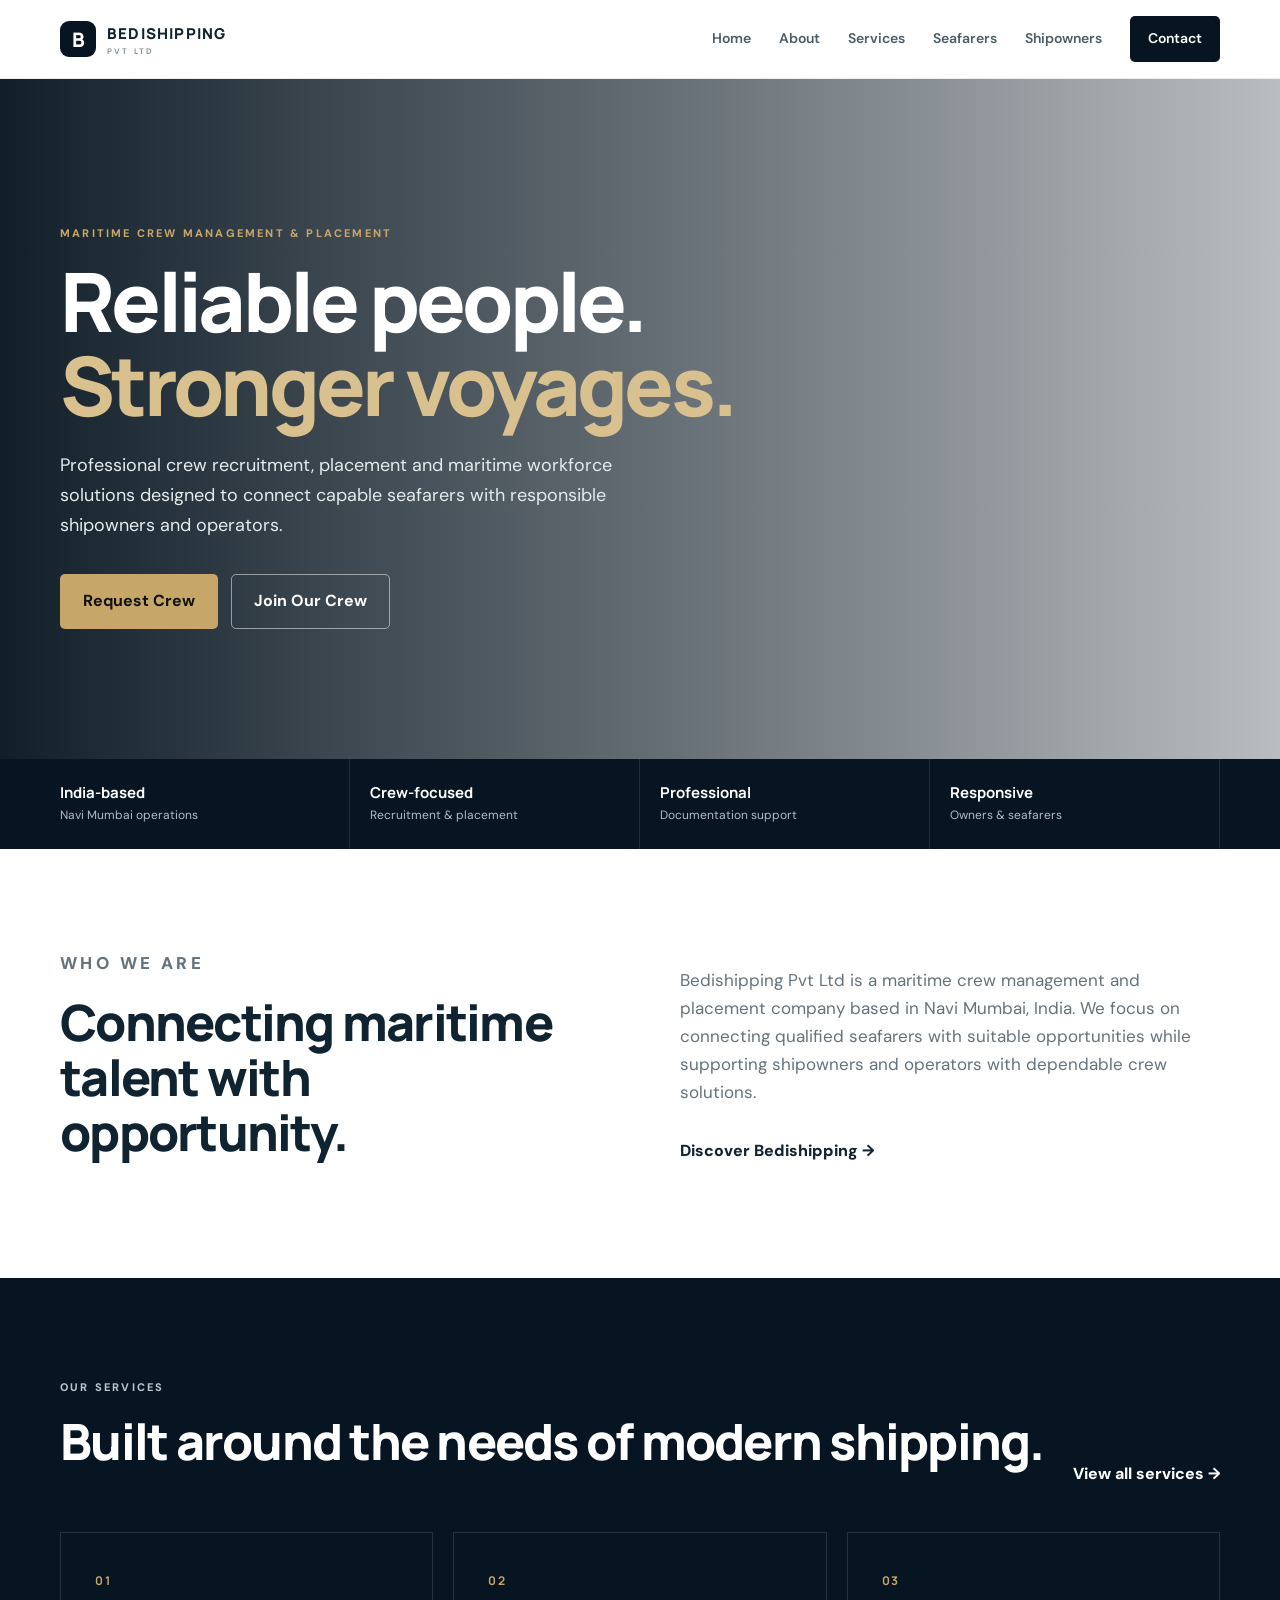
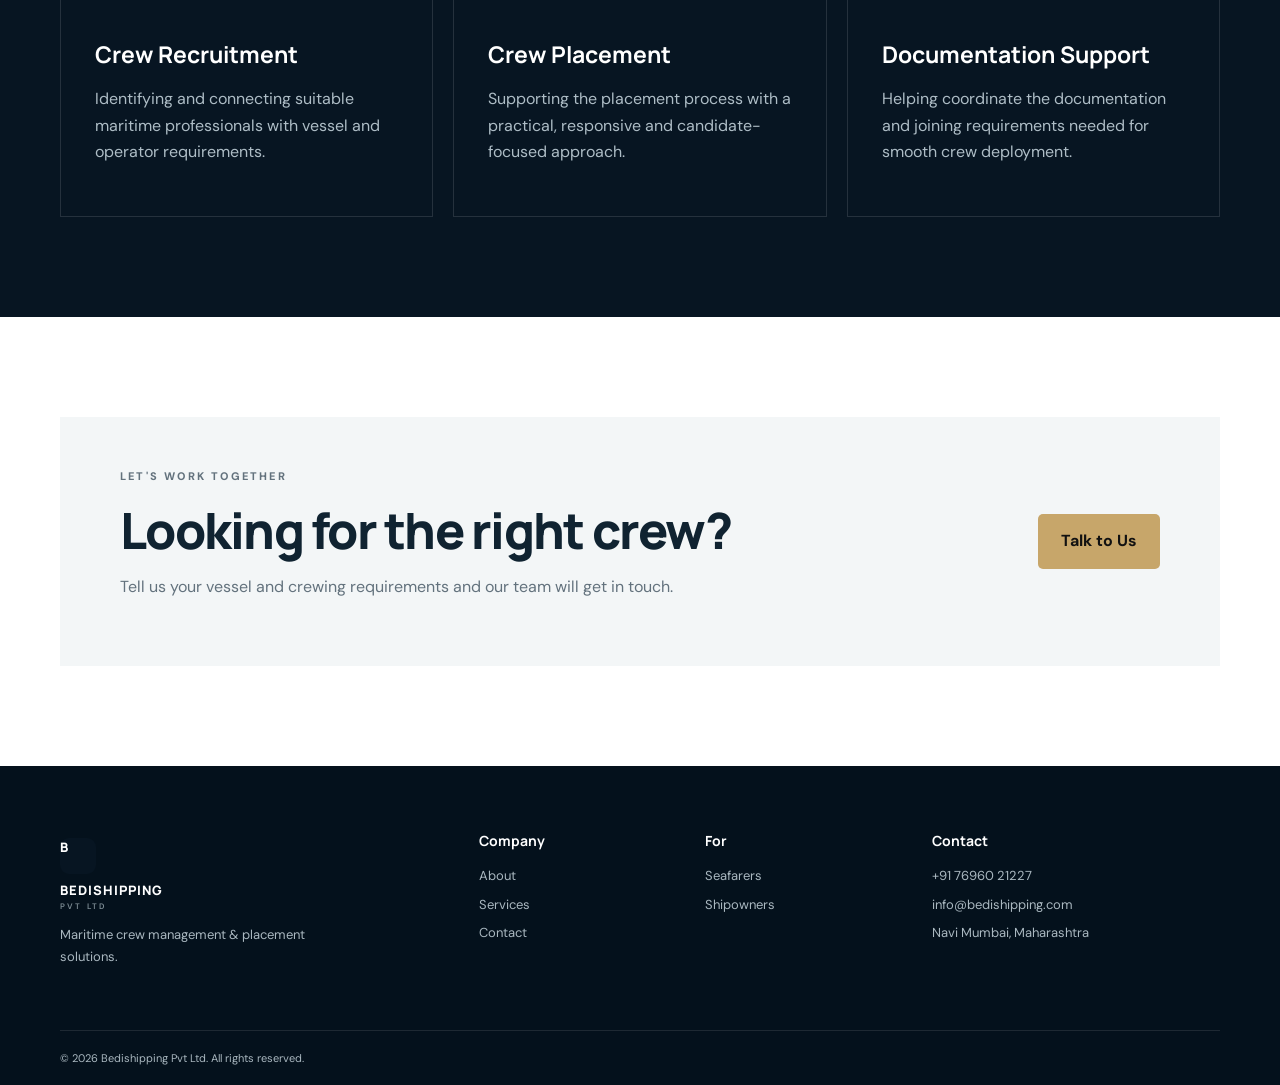
<file: index.html>
<!doctype html>
<html lang="en">
<head>
<meta charset="utf-8"><meta name="viewport" content="width=device-width, initial-scale=1">
<title>Bedishipping Pvt Ltd | Maritime Crew Management & Placement</title>
<meta name="description" content="Bedishipping Pvt Ltd provides professional maritime crew management, recruitment and placement services from Navi Mumbai, India.">
<link rel="stylesheet" href="css/style.css">
</head>
<body>
<header class="site-header">
  <div class="container nav-wrap">
    <a class="brand" href="index.html"><span class="brand-mark">B</span><span>BEDISHIPPING<small>PVT LTD</small></span></a>
    <button class="menu-toggle" aria-label="Open menu">☰</button>
    <nav><a href="index.html">Home</a><a href="about.html">About</a><a href="services.html">Services</a><a href="seafarers.html">Seafarers</a><a href="shipowners.html">Shipowners</a><a href="contact.html" class="nav-cta">Contact</a></nav>
  </div>
</header>

<main>
<section class="hero">
  <div class="hero-overlay"></div>
  <div class="container hero-content">
    <p class="eyebrow">MARITIME CREW MANAGEMENT & PLACEMENT</p>
    <h1>Reliable people.<br><em>Stronger voyages.</em></h1>
    <p class="hero-copy">Professional crew recruitment, placement and maritime workforce solutions designed to connect capable seafarers with responsible shipowners and operators.</p>
    <div class="actions"><a class="btn btn-primary" href="shipowners.html">Request Crew</a><a class="btn btn-ghost" href="seafarers.html">Join Our Crew</a></div>
  </div>
</section>

<section class="trust-strip"><div class="container trust-grid"><div><strong>India-based</strong><span>Navi Mumbai operations</span></div><div><strong>Crew-focused</strong><span>Recruitment & placement</span></div><div><strong>Professional</strong><span>Documentation support</span></div><div><strong>Responsive</strong><span>Owners & seafarers</span></div></div></section>

<section class="section"><div class="container split">
  <div><p class="eyebrow">WHO WE ARE</p><h2>Connecting maritime talent with opportunity.</h2></div>
  <div><p>Bedishipping Pvt Ltd is a maritime crew management and placement company based in Navi Mumbai, India. We focus on connecting qualified seafarers with suitable opportunities while supporting shipowners and operators with dependable crew solutions.</p><a class="text-link" href="about.html">Discover Bedishipping →</a></div>
</div></section>

<section class="section dark"><div class="container"><div class="section-head"><div><p class="eyebrow">OUR SERVICES</p><h2>Built around the needs of modern shipping.</h2></div><a class="text-link light" href="services.html">View all services →</a></div>
<div class="cards three">
  <article class="card"><span class="num">01</span><h3>Crew Recruitment</h3><p>Identifying and connecting suitable maritime professionals with vessel and operator requirements.</p></article>
  <article class="card"><span class="num">02</span><h3>Crew Placement</h3><p>Supporting the placement process with a practical, responsive and candidate-focused approach.</p></article>
  <article class="card"><span class="num">03</span><h3>Documentation Support</h3><p>Helping coordinate the documentation and joining requirements needed for smooth crew deployment.</p></article>
</div></div></section>

<section class="section"><div class="container"><div class="cta"><div><p class="eyebrow">LET'S WORK TOGETHER</p><h2>Looking for the right crew?</h2><p>Tell us your vessel and crewing requirements and our team will get in touch.</p></div><a class="btn btn-primary" href="contact.html">Talk to Us</a></div></div></section>
</main>
<footer><div class="container footer-grid"><div><a class="brand footer-brand" href="index.html"><span class="brand-mark">B</span><span>BEDISHIPPING<small>PVT LTD</small></span></a><p>Maritime crew management & placement solutions.</p></div><div><h4>Company</h4><a href="about.html">About</a><a href="services.html">Services</a><a href="contact.html">Contact</a></div><div><h4>For</h4><a href="seafarers.html">Seafarers</a><a href="shipowners.html">Shipowners</a></div><div><h4>Contact</h4><a href="tel:+917696021227">+91 76960 21227</a><a href="mailto:info@bedishipping.com">info@bedishipping.com</a><span>Navi Mumbai, Maharashtra</span></div></div><div class="container copyright">© 2026 Bedishipping Pvt Ltd. All rights reserved.</div></footer>
<script src="js/script.js"></script>
</body></html>
</file>
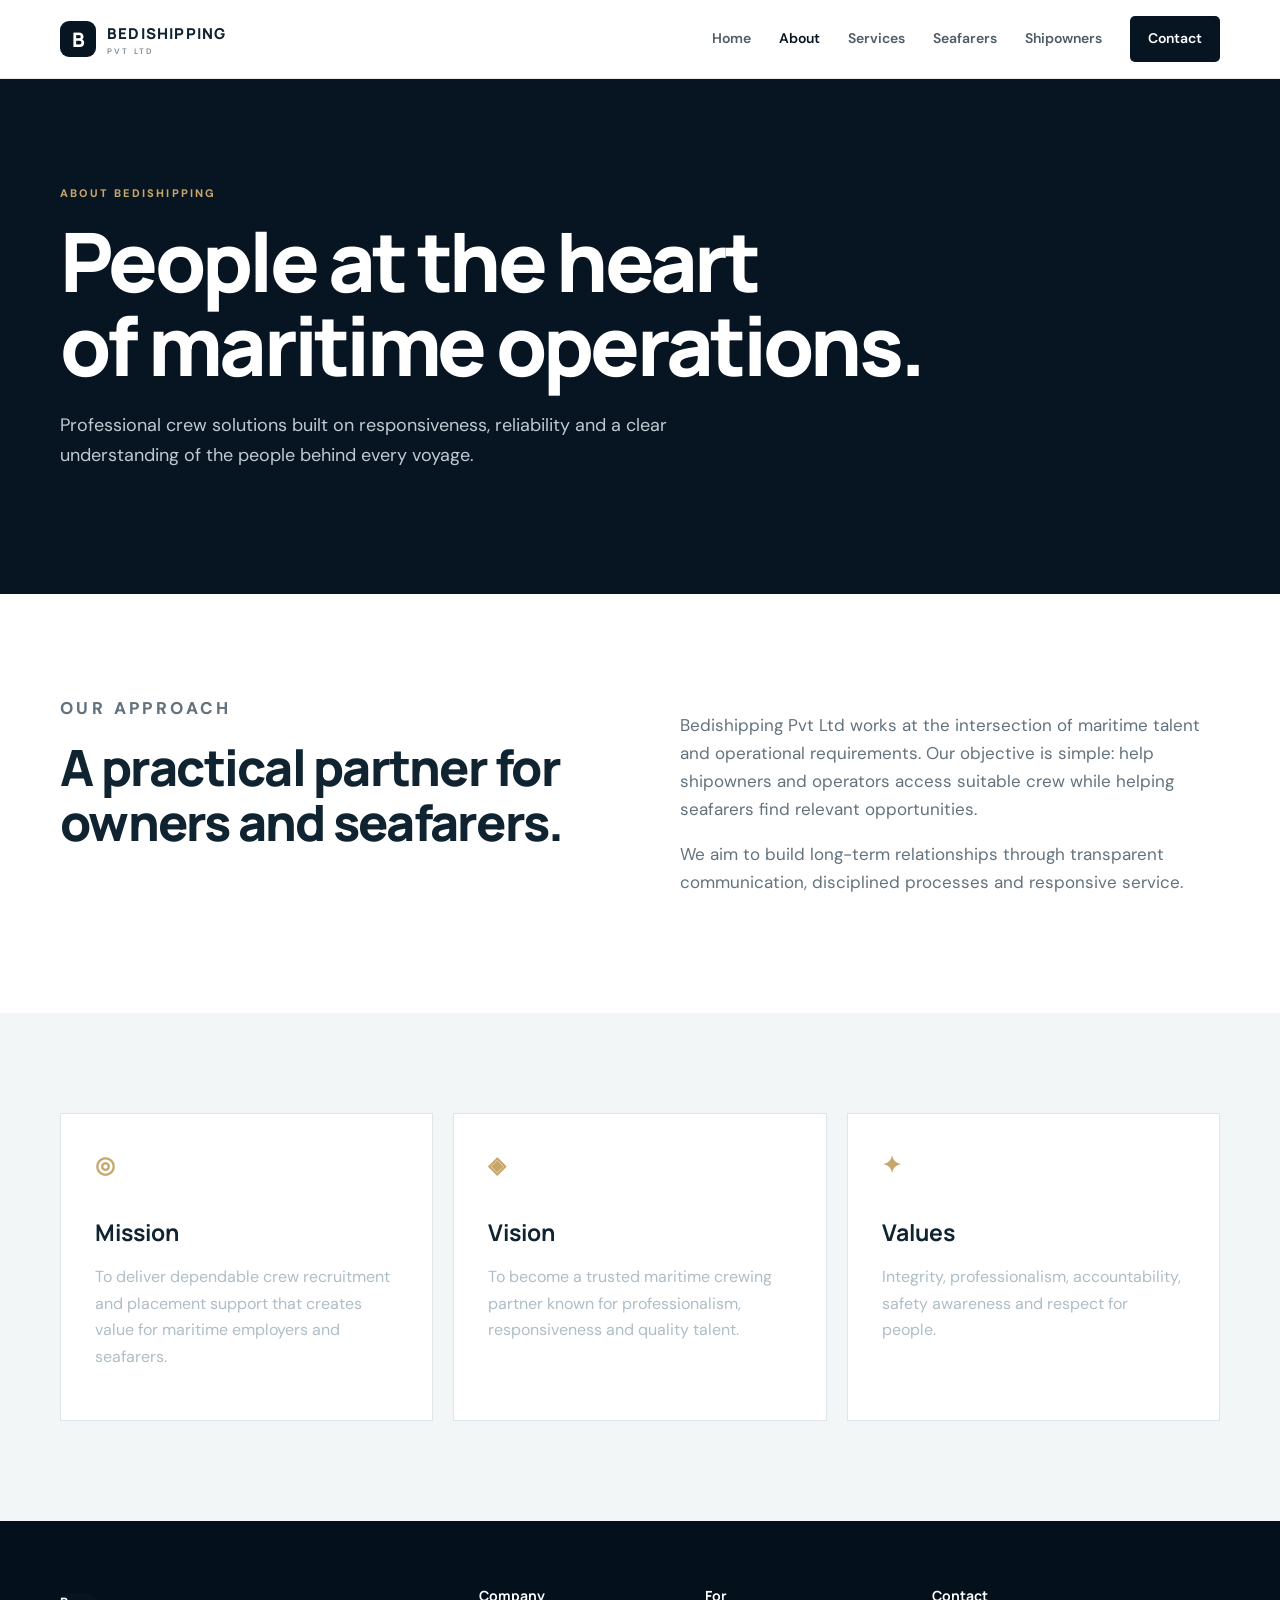
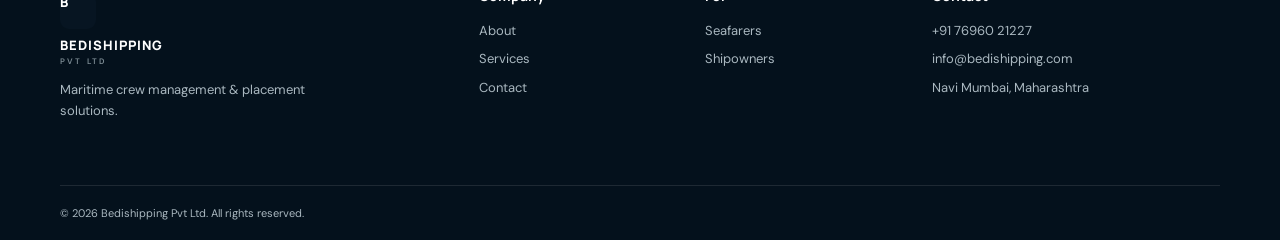
<file: about.html>
<!doctype html><html lang="en"><head><meta charset="utf-8"><meta name="viewport" content="width=device-width,initial-scale=1"><title>About | Bedishipping Pvt Ltd</title><meta name="description" content="About Bedishipping Pvt Ltd, a maritime crew management and placement company in Navi Mumbai."><link rel="stylesheet" href="css/style.css"></head><body>
<header class="site-header"><div class="container nav-wrap"><a class="brand" href="index.html"><span class="brand-mark">B</span><span>BEDISHIPPING<small>PVT LTD</small></span></a><button class="menu-toggle">☰</button><nav><a href="index.html">Home</a><a class="active" href="about.html">About</a><a href="services.html">Services</a><a href="seafarers.html">Seafarers</a><a href="shipowners.html">Shipowners</a><a href="contact.html" class="nav-cta">Contact</a></nav></div></header>
<section class="page-hero"><div class="container"><p class="eyebrow">ABOUT BEDISHIPPING</p><h1>People at the heart<br>of maritime operations.</h1><p>Professional crew solutions built on responsiveness, reliability and a clear understanding of the people behind every voyage.</p></div></section>
<section class="section"><div class="container split"><div><p class="eyebrow">OUR APPROACH</p><h2>A practical partner for owners and seafarers.</h2></div><div><p>Bedishipping Pvt Ltd works at the intersection of maritime talent and operational requirements. Our objective is simple: help shipowners and operators access suitable crew while helping seafarers find relevant opportunities.</p><p>We aim to build long-term relationships through transparent communication, disciplined processes and responsive service.</p></div></div></section>
<section class="section light-bg"><div class="container cards three"><article class="info-card"><span class="icon">◎</span><h3>Mission</h3><p>To deliver dependable crew recruitment and placement support that creates value for maritime employers and seafarers.</p></article><article class="info-card"><span class="icon">◈</span><h3>Vision</h3><p>To become a trusted maritime crewing partner known for professionalism, responsiveness and quality talent.</p></article><article class="info-card"><span class="icon">✦</span><h3>Values</h3><p>Integrity, professionalism, accountability, safety awareness and respect for people.</p></article></div></section>
<footer><div class="container footer-grid"><div><a class="brand footer-brand" href="index.html"><span class="brand-mark">B</span><span>BEDISHIPPING<small>PVT LTD</small></span></a><p>Maritime crew management & placement solutions.</p></div><div><h4>Company</h4><a href="about.html">About</a><a href="services.html">Services</a><a href="contact.html">Contact</a></div><div><h4>For</h4><a href="seafarers.html">Seafarers</a><a href="shipowners.html">Shipowners</a></div><div><h4>Contact</h4><a href="tel:+917696021227">+91 76960 21227</a><a href="mailto:info@bedishipping.com">info@bedishipping.com</a><span>Navi Mumbai, Maharashtra</span></div></div><div class="container copyright">© 2026 Bedishipping Pvt Ltd. All rights reserved.</div></footer><script src="js/script.js"></script></body></html>
</file>
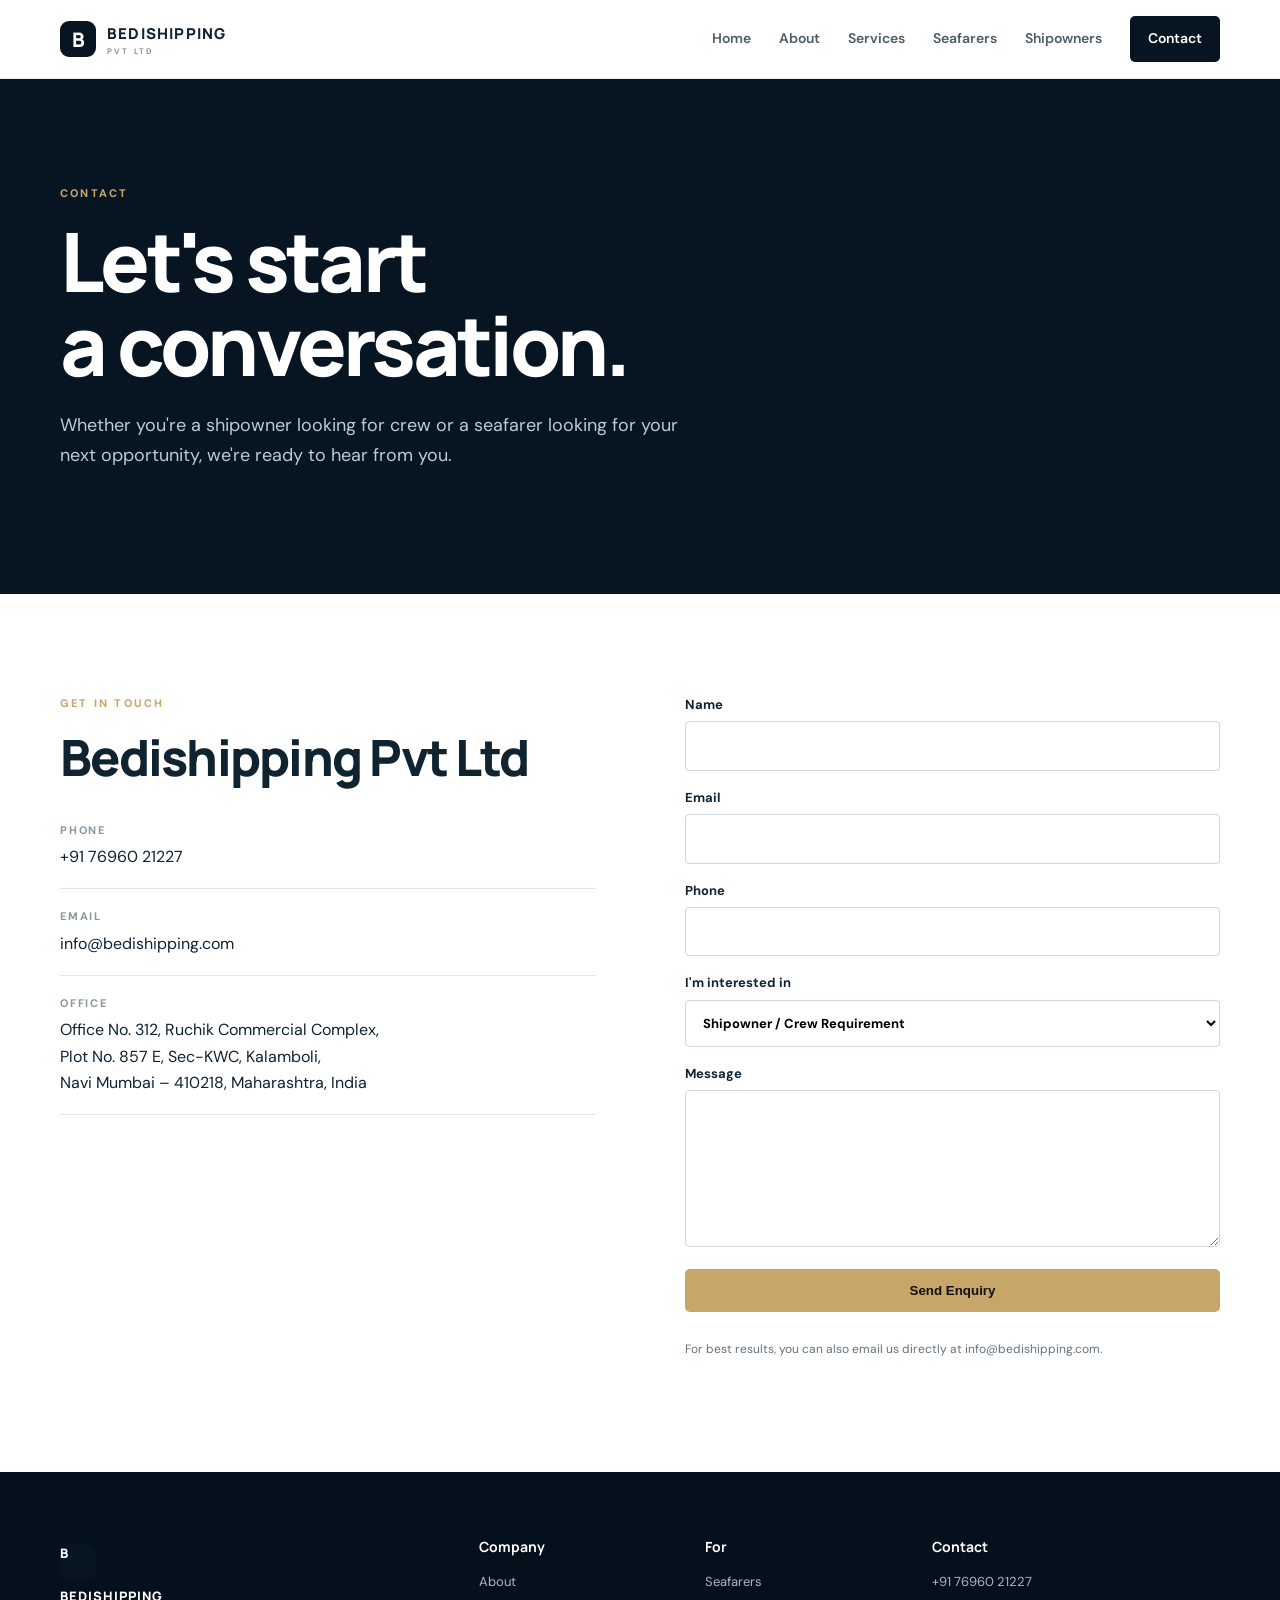
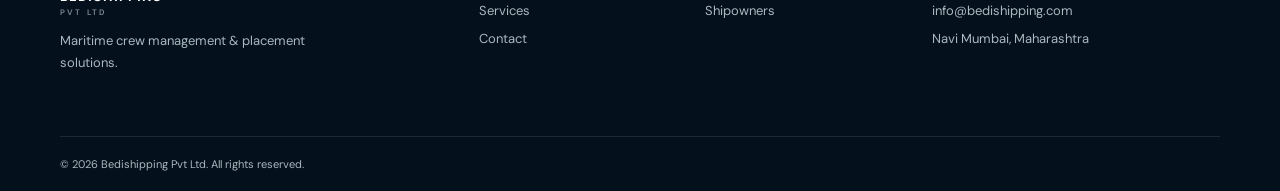
<file: contact.html>
<!doctype html><html lang="en"><head><meta charset="utf-8"><meta name="viewport" content="width=device-width,initial-scale=1"><title>Contact | Bedishipping Pvt Ltd</title><meta name="description" content="Contact Bedishipping Pvt Ltd in Navi Mumbai for maritime crew management and placement."><link rel="stylesheet" href="css/style.css"></head><body>
<header class="site-header"><div class="container nav-wrap"><a class="brand" href="index.html"><span class="brand-mark">B</span><span>BEDISHIPPING<small>PVT LTD</small></span></a><button class="menu-toggle">☰</button><nav><a href="index.html">Home</a><a href="about.html">About</a><a href="services.html">Services</a><a href="seafarers.html">Seafarers</a><a href="shipowners.html">Shipowners</a><a class="active nav-cta" href="contact.html">Contact</a></nav></div></header>
<section class="page-hero"><div class="container"><p class="eyebrow">CONTACT</p><h1>Let's start<br>a conversation.</h1><p>Whether you're a shipowner looking for crew or a seafarer looking for your next opportunity, we're ready to hear from you.</p></div></section>
<section class="section"><div class="container contact-grid"><div><p class="eyebrow">GET IN TOUCH</p><h2>Bedishipping Pvt Ltd</h2><div class="contact-item"><b>Phone</b><a href="tel:+917696021227">+91 76960 21227</a></div><div class="contact-item"><b>Email</b><a href="mailto:info@bedishipping.com">info@bedishipping.com</a></div><div class="contact-item"><b>Office</b><span>Office No. 312, Ruchik Commercial Complex,<br>Plot No. 857 E, Sec-KWC, Kalamboli,<br>Navi Mumbai – 410218, Maharashtra, India</span></div></div>
<form class="contact-form" action="mailto:info@bedishipping.com" method="post" enctype="text/plain"><label>Name<input name="name" required></label><label>Email<input type="email" name="email" required></label><label>Phone<input name="phone"></label><label>I'm interested in<select name="interest"><option>Shipowner / Crew Requirement</option><option>Seafarer / Career</option><option>General Enquiry</option></select></label><label>Message<textarea name="message" rows="6" required></textarea></label><button class="btn btn-primary" type="submit">Send Enquiry</button><p class="form-note">For best results, you can also email us directly at info@bedishipping.com.</p></form></div></section>
<footer><div class="container footer-grid"><div><a class="brand footer-brand" href="index.html"><span class="brand-mark">B</span><span>BEDISHIPPING<small>PVT LTD</small></span></a><p>Maritime crew management & placement solutions.</p></div><div><h4>Company</h4><a href="about.html">About</a><a href="services.html">Services</a><a href="contact.html">Contact</a></div><div><h4>For</h4><a href="seafarers.html">Seafarers</a><a href="shipowners.html">Shipowners</a></div><div><h4>Contact</h4><a href="tel:+917696021227">+91 76960 21227</a><a href="mailto:info@bedishipping.com">info@bedishipping.com</a><span>Navi Mumbai, Maharashtra</span></div></div><div class="container copyright">© 2026 Bedishipping Pvt Ltd. All rights reserved.</div></footer><script src="js/script.js"></script></body></html>
</file>
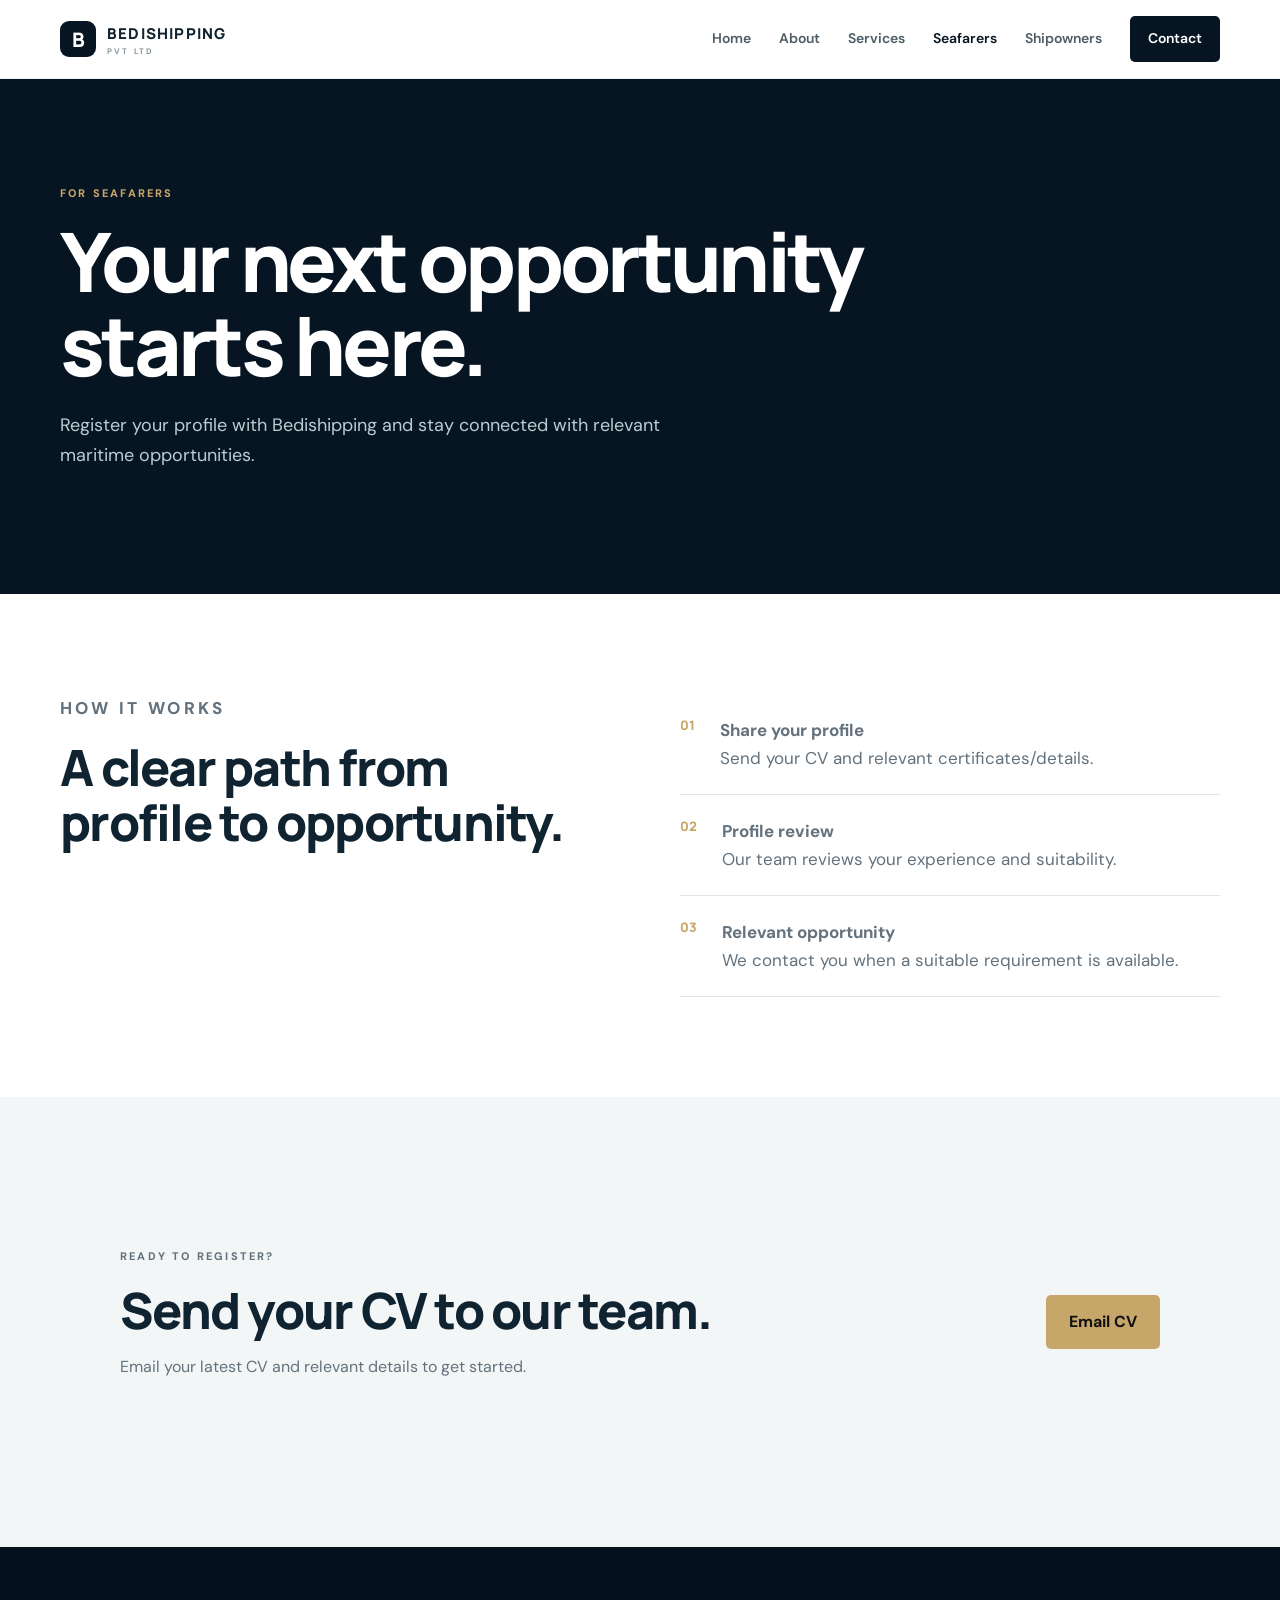
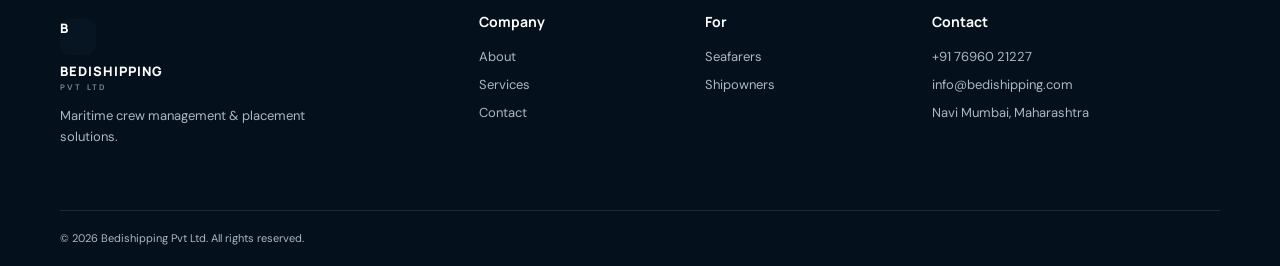
<file: seafarers.html>
<!doctype html><html lang="en"><head><meta charset="utf-8"><meta name="viewport" content="width=device-width,initial-scale=1"><title>For Seafarers | Bedishipping Pvt Ltd</title><meta name="description" content="Seafarer registration and maritime career opportunities with Bedishipping Pvt Ltd."><link rel="stylesheet" href="css/style.css"></head><body>
<header class="site-header"><div class="container nav-wrap"><a class="brand" href="index.html"><span class="brand-mark">B</span><span>BEDISHIPPING<small>PVT LTD</small></span></a><button class="menu-toggle">☰</button><nav><a href="index.html">Home</a><a href="about.html">About</a><a href="services.html">Services</a><a class="active" href="seafarers.html">Seafarers</a><a href="shipowners.html">Shipowners</a><a href="contact.html" class="nav-cta">Contact</a></nav></div></header>
<section class="page-hero"><div class="container"><p class="eyebrow">FOR SEAFARERS</p><h1>Your next opportunity<br>starts here.</h1><p>Register your profile with Bedishipping and stay connected with relevant maritime opportunities.</p></div></section>
<section class="section"><div class="container split"><div><p class="eyebrow">HOW IT WORKS</p><h2>A clear path from profile to opportunity.</h2></div><div class="steps"><div><b>01</b><p><strong>Share your profile</strong><br>Send your CV and relevant certificates/details.</p></div><div><b>02</b><p><strong>Profile review</strong><br>Our team reviews your experience and suitability.</p></div><div><b>03</b><p><strong>Relevant opportunity</strong><br>We contact you when a suitable requirement is available.</p></div></div></div></section>
<section class="section light-bg"><div class="container cta"><div><p class="eyebrow">READY TO REGISTER?</p><h2>Send your CV to our team.</h2><p>Email your latest CV and relevant details to get started.</p></div><a class="btn btn-primary" href="mailto:info@bedishipping.com?subject=Seafarer%20Registration">Email CV</a></div></section>
<footer><div class="container footer-grid"><div><a class="brand footer-brand" href="index.html"><span class="brand-mark">B</span><span>BEDISHIPPING<small>PVT LTD</small></span></a><p>Maritime crew management & placement solutions.</p></div><div><h4>Company</h4><a href="about.html">About</a><a href="services.html">Services</a><a href="contact.html">Contact</a></div><div><h4>For</h4><a href="seafarers.html">Seafarers</a><a href="shipowners.html">Shipowners</a></div><div><h4>Contact</h4><a href="tel:+917696021227">+91 76960 21227</a><a href="mailto:info@bedishipping.com">info@bedishipping.com</a><span>Navi Mumbai, Maharashtra</span></div></div><div class="container copyright">© 2026 Bedishipping Pvt Ltd. All rights reserved.</div></footer><script src="js/script.js"></script></body></html>
</file>
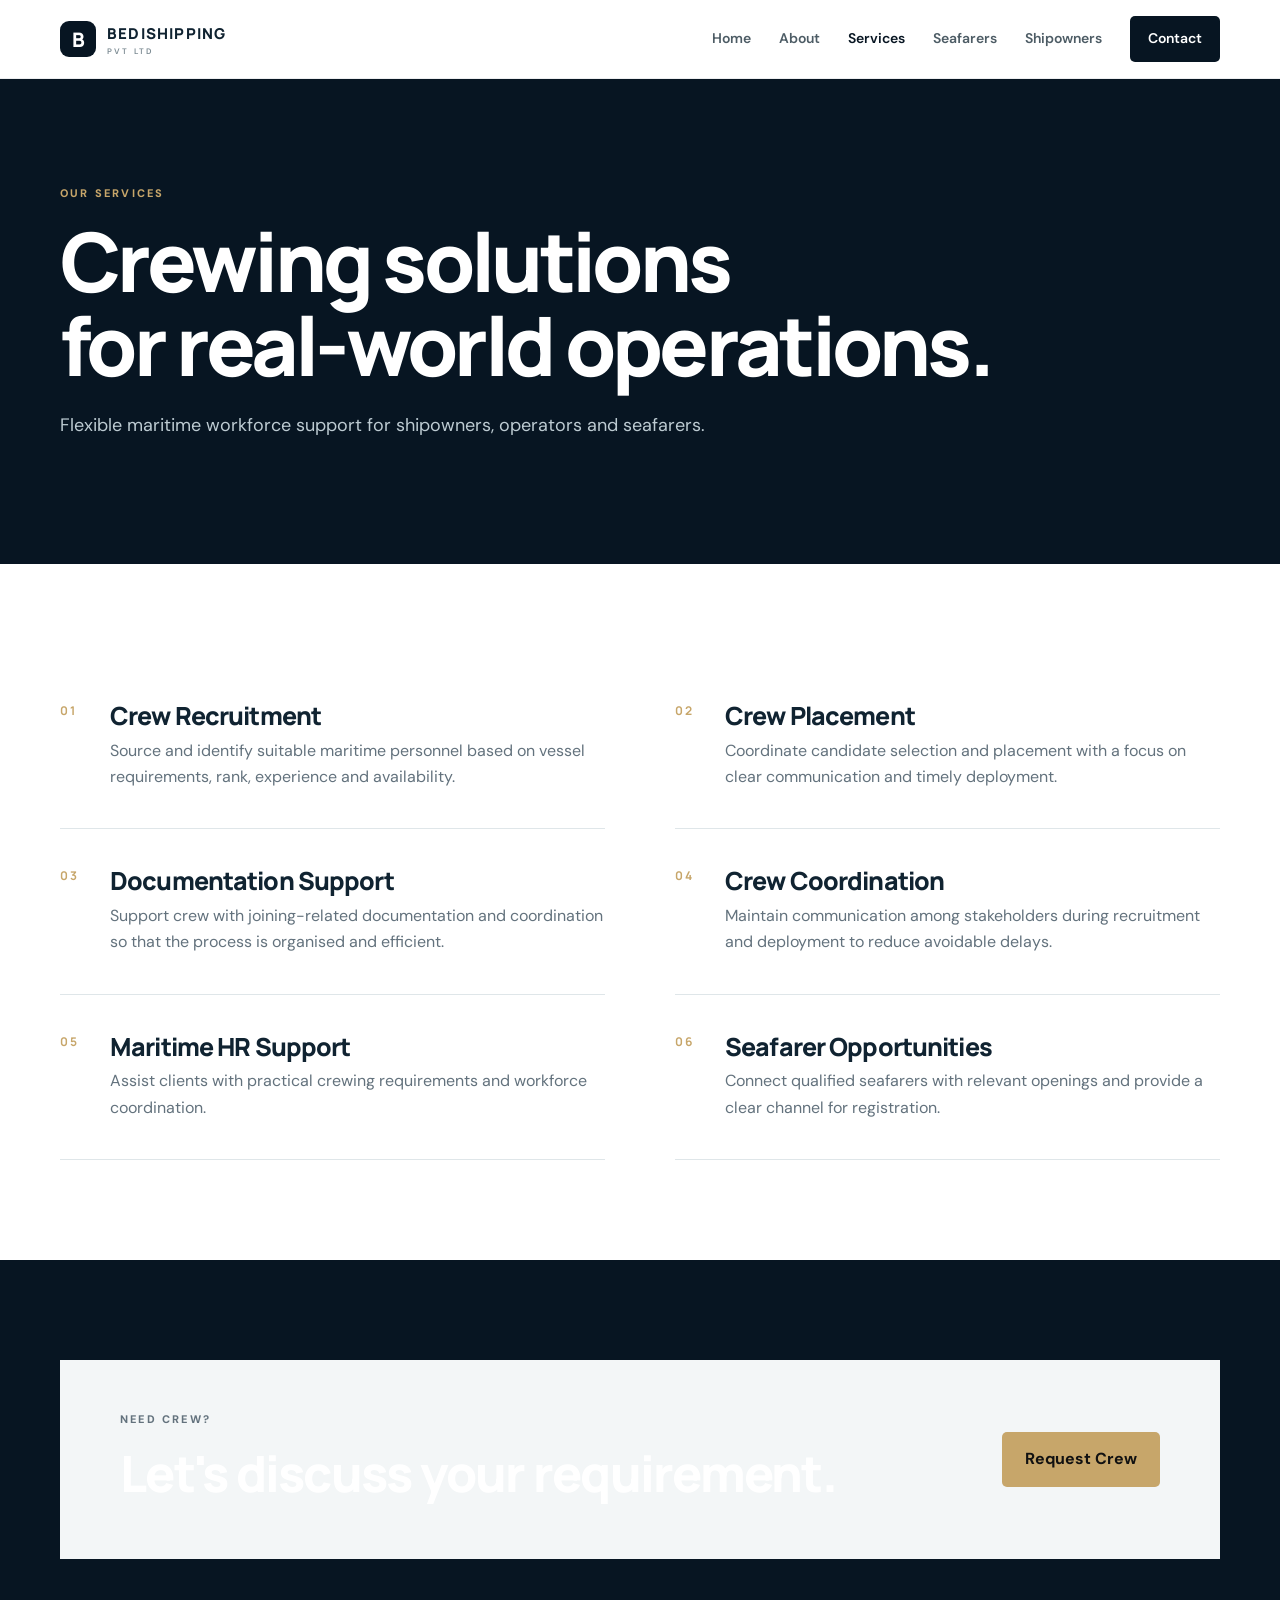
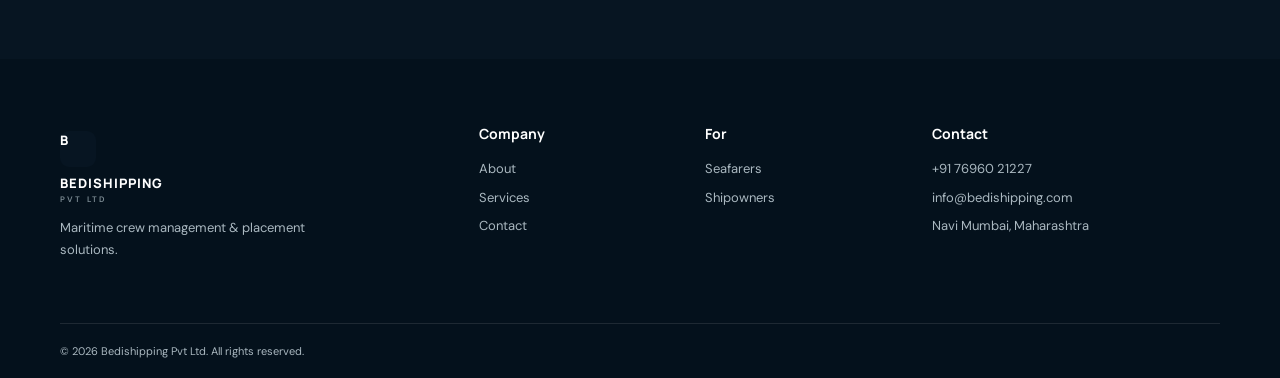
<file: services.html>
<!doctype html><html lang="en"><head><meta charset="utf-8"><meta name="viewport" content="width=device-width,initial-scale=1"><title>Services | Bedishipping Pvt Ltd</title><meta name="description" content="Crew recruitment, placement and maritime support services from Bedishipping Pvt Ltd."><link rel="stylesheet" href="css/style.css"></head><body>
<header class="site-header"><div class="container nav-wrap"><a class="brand" href="index.html"><span class="brand-mark">B</span><span>BEDISHIPPING<small>PVT LTD</small></span></a><button class="menu-toggle">☰</button><nav><a href="index.html">Home</a><a href="about.html">About</a><a class="active" href="services.html">Services</a><a href="seafarers.html">Seafarers</a><a href="shipowners.html">Shipowners</a><a href="contact.html" class="nav-cta">Contact</a></nav></div></header>
<section class="page-hero"><div class="container"><p class="eyebrow">OUR SERVICES</p><h1>Crewing solutions<br>for real-world operations.</h1><p>Flexible maritime workforce support for shipowners, operators and seafarers.</p></div></section>
<section class="section"><div class="container service-list">
<article><span>01</span><div><h2>Crew Recruitment</h2><p>Source and identify suitable maritime personnel based on vessel requirements, rank, experience and availability.</p></div></article>
<article><span>02</span><div><h2>Crew Placement</h2><p>Coordinate candidate selection and placement with a focus on clear communication and timely deployment.</p></div></article>
<article><span>03</span><div><h2>Documentation Support</h2><p>Support crew with joining-related documentation and coordination so that the process is organised and efficient.</p></div></article>
<article><span>04</span><div><h2>Crew Coordination</h2><p>Maintain communication among stakeholders during recruitment and deployment to reduce avoidable delays.</p></div></article>
<article><span>05</span><div><h2>Maritime HR Support</h2><p>Assist clients with practical crewing requirements and workforce coordination.</p></div></article>
<article><span>06</span><div><h2>Seafarer Opportunities</h2><p>Connect qualified seafarers with relevant openings and provide a clear channel for registration.</p></div></article>
</div></section>
<section class="section dark"><div class="container cta"><div><p class="eyebrow">NEED CREW?</p><h2>Let's discuss your requirement.</h2></div><a class="btn btn-primary" href="contact.html">Request Crew</a></div></section>
<footer><div class="container footer-grid"><div><a class="brand footer-brand" href="index.html"><span class="brand-mark">B</span><span>BEDISHIPPING<small>PVT LTD</small></span></a><p>Maritime crew management & placement solutions.</p></div><div><h4>Company</h4><a href="about.html">About</a><a href="services.html">Services</a><a href="contact.html">Contact</a></div><div><h4>For</h4><a href="seafarers.html">Seafarers</a><a href="shipowners.html">Shipowners</a></div><div><h4>Contact</h4><a href="tel:+917696021227">+91 76960 21227</a><a href="mailto:info@bedishipping.com">info@bedishipping.com</a><span>Navi Mumbai, Maharashtra</span></div></div><div class="container copyright">© 2026 Bedishipping Pvt Ltd. All rights reserved.</div></footer><script src="js/script.js"></script></body></html>
</file>
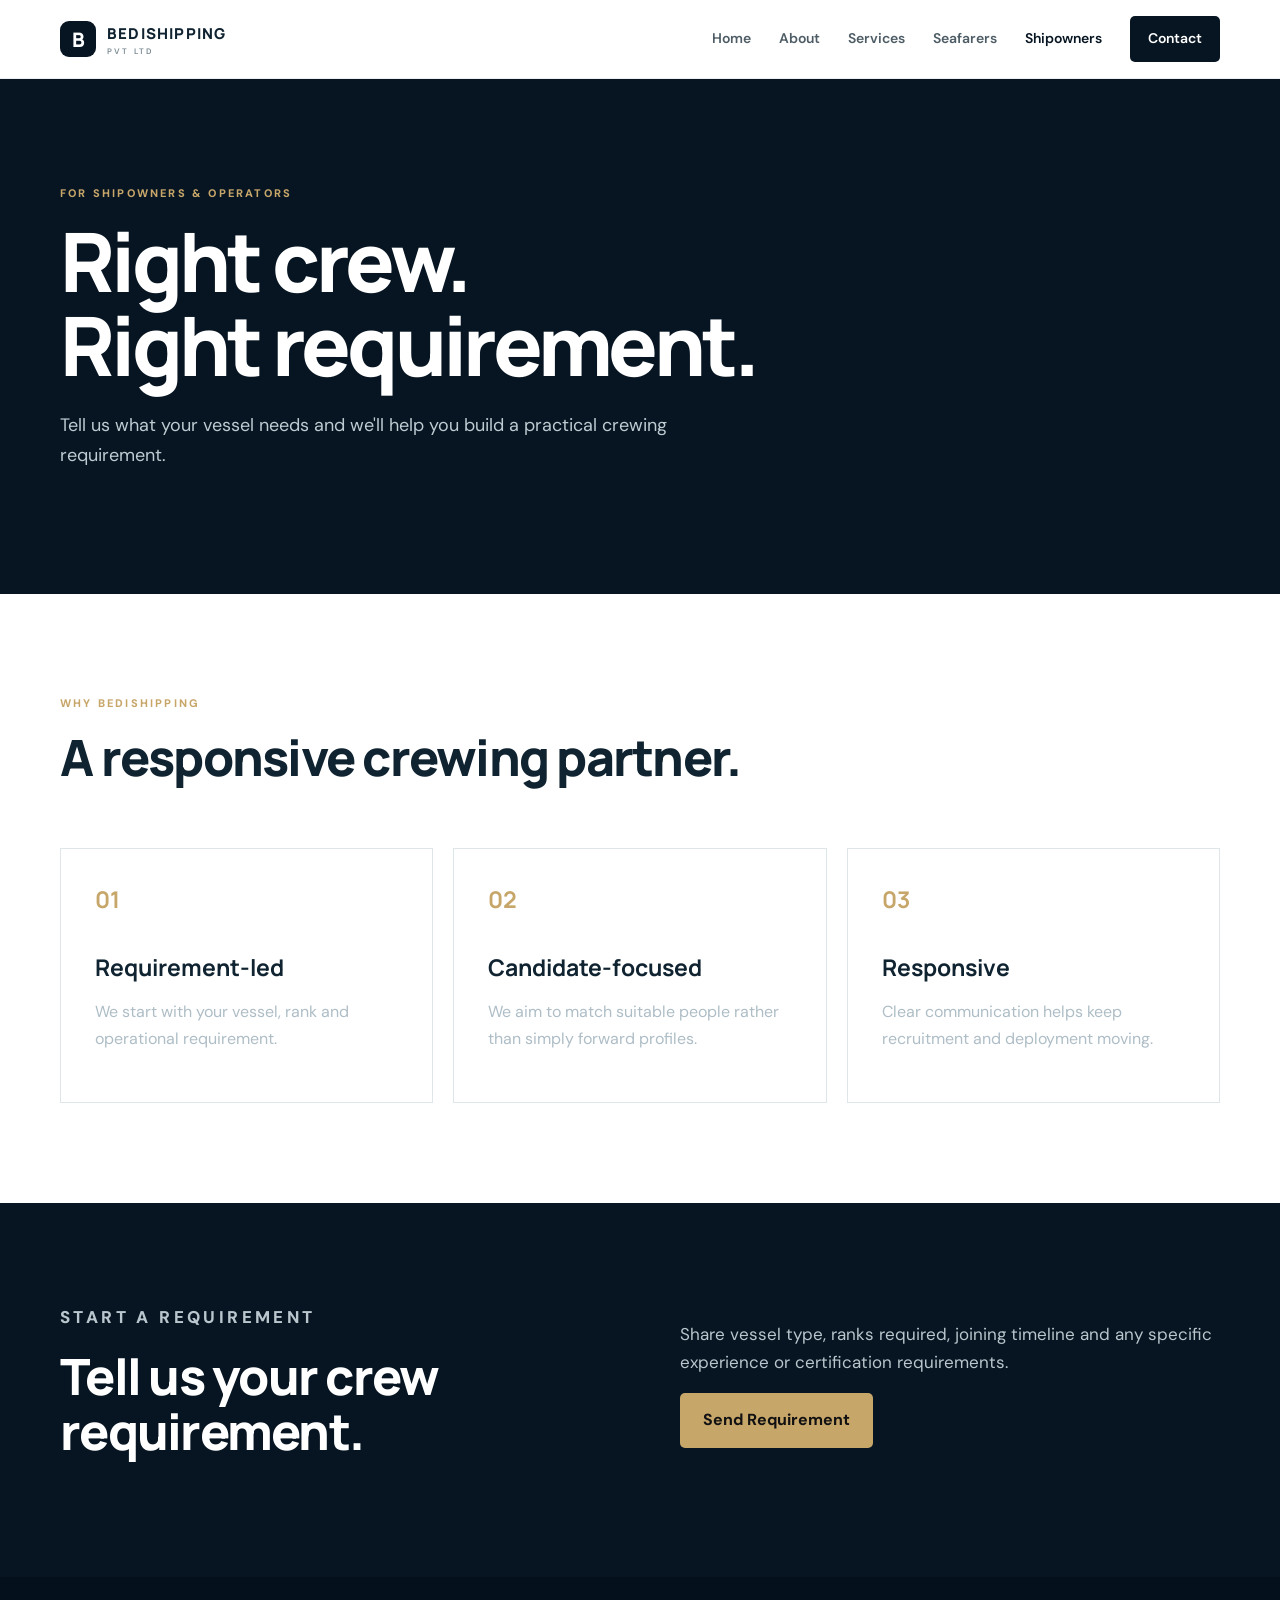
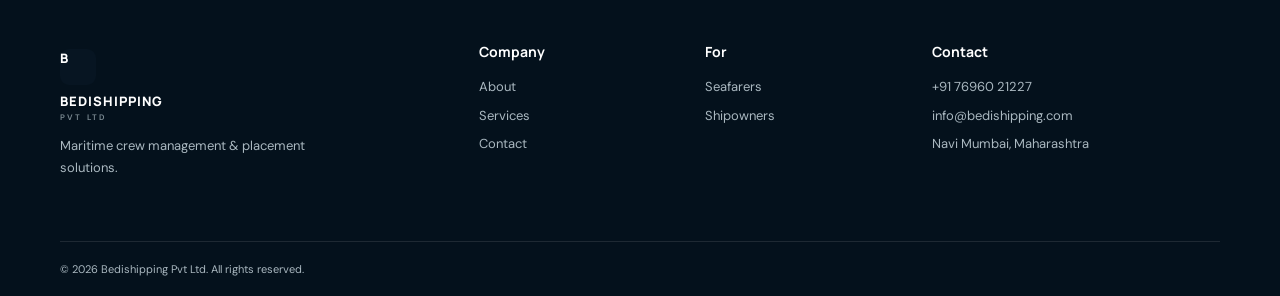
<file: shipowners.html>
<!doctype html><html lang="en"><head><meta charset="utf-8"><meta name="viewport" content="width=device-width,initial-scale=1"><title>For Shipowners | Bedishipping Pvt Ltd</title><meta name="description" content="Crew sourcing and placement support for shipowners and operators."><link rel="stylesheet" href="css/style.css"></head><body>
<header class="site-header"><div class="container nav-wrap"><a class="brand" href="index.html"><span class="brand-mark">B</span><span>BEDISHIPPING<small>PVT LTD</small></span></a><button class="menu-toggle">☰</button><nav><a href="index.html">Home</a><a href="about.html">About</a><a href="services.html">Services</a><a href="seafarers.html">Seafarers</a><a class="active" href="shipowners.html">Shipowners</a><a href="contact.html" class="nav-cta">Contact</a></nav></div></header>
<section class="page-hero"><div class="container"><p class="eyebrow">FOR SHIPOWNERS & OPERATORS</p><h1>Right crew.<br>Right requirement.</h1><p>Tell us what your vessel needs and we'll help you build a practical crewing requirement.</p></div></section>
<section class="section"><div class="container"><div class="section-head"><div><p class="eyebrow">WHY BEDISHIPPING</p><h2>A responsive crewing partner.</h2></div></div><div class="cards three"><article class="info-card"><span class="icon">01</span><h3>Requirement-led</h3><p>We start with your vessel, rank and operational requirement.</p></article><article class="info-card"><span class="icon">02</span><h3>Candidate-focused</h3><p>We aim to match suitable people rather than simply forward profiles.</p></article><article class="info-card"><span class="icon">03</span><h3>Responsive</h3><p>Clear communication helps keep recruitment and deployment moving.</p></article></div></div></section>
<section class="section dark"><div class="container split"><div><p class="eyebrow">START A REQUIREMENT</p><h2>Tell us your crew requirement.</h2></div><div><p>Share vessel type, ranks required, joining timeline and any specific experience or certification requirements.</p><a class="btn btn-primary" href="mailto:info@bedishipping.com?subject=Crew%20Requirement">Send Requirement</a></div></div></section>
<footer><div class="container footer-grid"><div><a class="brand footer-brand" href="index.html"><span class="brand-mark">B</span><span>BEDISHIPPING<small>PVT LTD</small></span></a><p>Maritime crew management & placement solutions.</p></div><div><h4>Company</h4><a href="about.html">About</a><a href="services.html">Services</a><a href="contact.html">Contact</a></div><div><h4>For</h4><a href="seafarers.html">Seafarers</a><a href="shipowners.html">Shipowners</a></div><div><h4>Contact</h4><a href="tel:+917696021227">+91 76960 21227</a><a href="mailto:info@bedishipping.com">info@bedishipping.com</a><span>Navi Mumbai, Maharashtra</span></div></div><div class="container copyright">© 2026 Bedishipping Pvt Ltd. All rights reserved.</div></footer><script src="js/script.js"></script></body></html>
</file>
<file: css/style.css>
@import url('https://fonts.googleapis.com/css2?family=DM+Sans:wght@400;500;600;700&family=Manrope:wght@500;600;700;800&display=swap');
:root{--navy:#071522;--navy2:#0c2233;--ink:#102331;--muted:#63727d;--line:#dfe6e9;--bg:#fff;--soft:#f3f6f7;--accent:#c7a66a}
*{box-sizing:border-box}html{scroll-behavior:smooth}body{margin:0;color:var(--ink);font-family:"DM Sans",Arial,sans-serif;line-height:1.65;background:var(--bg)}a{color:inherit;text-decoration:none}.container{width:min(1160px,92%);margin:auto}.site-header{position:sticky;top:0;z-index:20;background:rgba(255,255,255,.96);backdrop-filter:blur(12px);border-bottom:1px solid rgba(16,35,49,.08)}.nav-wrap{height:78px;display:flex;align-items:center;justify-content:space-between}.brand{display:flex;align-items:center;gap:11px;font:800 15px Manrope;letter-spacing:.08em}.brand small{display:block;font:600 8px "DM Sans";letter-spacing:.28em;color:#7c8b93;margin-top:2px}.brand-mark{width:36px;height:36px;border-radius:9px;background:var(--navy);color:white;display:grid;place-items:center;font:800 20px Manrope;letter-spacing:0}.site-header nav{display:flex;align-items:center;gap:28px;font-size:14px;font-weight:600}.site-header nav a{color:#4d5c65}.site-header nav a:hover,.site-header nav .active{color:var(--navy)}.nav-cta{background:var(--navy)!important;color:white!important;padding:11px 18px;border-radius:5px}.menu-toggle{display:none;border:0;background:none;font-size:25px}
.hero{min-height:680px;position:relative;background:linear-gradient(90deg,rgba(3,17,28,.94),rgba(3,17,28,.62),rgba(3,17,28,.28)),url("https://images.unsplash.com/photo-1544550285-f813152fb2fd?auto=format&fit=crop&w=2000&q=85") center/cover}.hero-content{position:relative;color:white;padding:145px 0 110px;max-width:760px;margin-left:max(4%,calc((100% - 1160px)/2))}.eyebrow{font-size:11px;font-weight:800;letter-spacing:.2em;color:var(--accent);margin:0 0 18px}.hero h1,.page-hero h1{font:800 clamp(48px,7vw,82px)/1.02 Manrope;margin:0 0 24px;letter-spacing:-.045em}.hero h1 em{font-style:normal;color:#d9c18f}.hero-copy{font-size:18px;max-width:620px;color:#e4ebee}.actions{display:flex;gap:13px;margin-top:34px}.btn{display:inline-flex;justify-content:center;align-items:center;padding:13px 22px;border-radius:5px;font-weight:700;border:1px solid transparent;cursor:pointer}.btn-primary{background:var(--accent);color:#111}.btn-ghost{border-color:rgba(255,255,255,.5);color:white}.trust-strip{background:var(--navy);color:white}.trust-grid{display:grid;grid-template-columns:repeat(4,1fr)}.trust-grid div{padding:23px 20px;border-right:1px solid rgba(255,255,255,.1)}.trust-grid div:first-child{padding-left:0}.trust-grid strong,.trust-grid span{display:block}.trust-grid strong{font:700 15px Manrope}.trust-grid span{font-size:12px;color:#aebdc6;margin-top:3px}.section{padding:100px 0}.dark{background:var(--navy);color:white}.light-bg{background:var(--soft)}.split{display:grid;grid-template-columns:1fr 1fr;gap:80px}.split h2,.section h2{font:800 clamp(32px,4vw,50px)/1.1 Manrope;letter-spacing:-.035em;margin:0 0 18px}.split p{color:var(--muted);font-size:17px}.dark p{color:#b9c6cd}.text-link{display:inline-block;font-weight:800;margin-top:15px}.text-link.light{color:white}.section-head{display:flex;justify-content:space-between;align-items:end;margin-bottom:45px}.cards{display:grid;gap:20px}.cards.three{grid-template-columns:repeat(3,1fr)}.card{padding:34px;border:1px solid rgba(255,255,255,.12);min-height:260px}.card .num,.service-list article>span{color:var(--accent);font:700 12px Manrope;letter-spacing:.15em}.card h3,.info-card h3{font:700 23px Manrope;margin:45px 0 10px}.card p,.info-card p{color:#aebdc6}.info-card{background:white;padding:34px;border:1px solid var(--line)}.info-card .icon{font:700 23px Manrope;color:var(--accent)}.info-card h3{margin:35px 0 10px}.cta{background:var(--soft);padding:50px 60px;display:flex;align-items:center;justify-content:space-between;gap:30px}.cta h2{margin-bottom:8px}.cta p{color:var(--muted)}.page-hero{background:var(--navy);color:white;padding:105px 0}.page-hero p:not(.eyebrow){max-width:650px;color:#bdcbd2;font-size:18px}.service-list{display:grid;grid-template-columns:1fr 1fr;gap:0 70px}.service-list article{display:grid;grid-template-columns:50px 1fr;padding:38px 0;border-bottom:1px solid var(--line)}.service-list h2{font-size:25px!important;margin:0 0 8px!important}.service-list p{color:var(--muted);margin:0}.steps>div{display:flex;gap:25px;padding:22px 0;border-bottom:1px solid var(--line)}.steps b{color:var(--accent);font:800 13px Manrope}.steps p{margin:0!important}.contact-grid{display:grid;grid-template-columns:1fr 1fr;gap:90px}.contact-item{padding:18px 0;border-bottom:1px solid var(--line)}.contact-item b,.contact-item a,.contact-item span{display:block}.contact-item b{font-size:11px;text-transform:uppercase;letter-spacing:.16em;color:#89969d;margin-bottom:5px}.contact-form{display:grid;gap:16px}.contact-form label{font-size:13px;font-weight:700}.contact-form input,.contact-form select,.contact-form textarea{width:100%;margin-top:6px;padding:13px;border:1px solid #ccd6db;border-radius:4px;font:inherit;background:white}.form-note{font-size:12px;color:var(--muted)}footer{background:#04111c;color:#aab8c0;padding-top:65px}.footer-grid{display:grid;grid-template-columns:2fr 1fr 1fr 1.5fr;gap:35px;padding-bottom:50px}.footer-brand{color:white}.footer-grid p{font-size:13px;max-width:270px}.footer-grid h4{color:white;margin:0 0 15px;font:700 14px Manrope}.footer-grid a,.footer-grid span{display:block;font-size:13px;margin:7px 0}.copyright{border-top:1px solid rgba(255,255,255,.1);padding:18px 0;font-size:11px}
@media(max-width:800px){.site-header nav{display:none;position:absolute;top:78px;left:0;right:0;background:white;padding:20px 5%;flex-direction:column;align-items:stretch;gap:15px;border-bottom:1px solid var(--line)}.site-header nav.open{display:flex}.menu-toggle{display:block}.hero{min-height:620px}.hero-content{padding:110px 0 80px;margin-left:auto}.trust-grid{grid-template-columns:1fr 1fr}.trust-grid div,.trust-grid div:first-child{padding:18px}.section{padding:70px 0}.split,.contact-grid,.service-list{grid-template-columns:1fr;gap:35px}.cards.three{grid-template-columns:1fr}.section-head,.cta{display:block}.section-head .text-link{margin-top:20px}.cta{padding:35px}.cta .btn{margin-top:20px}.footer-grid{grid-template-columns:1fr 1fr}.page-hero{padding:75px 0}.page-hero h1{font-size:48px}}
</file>
